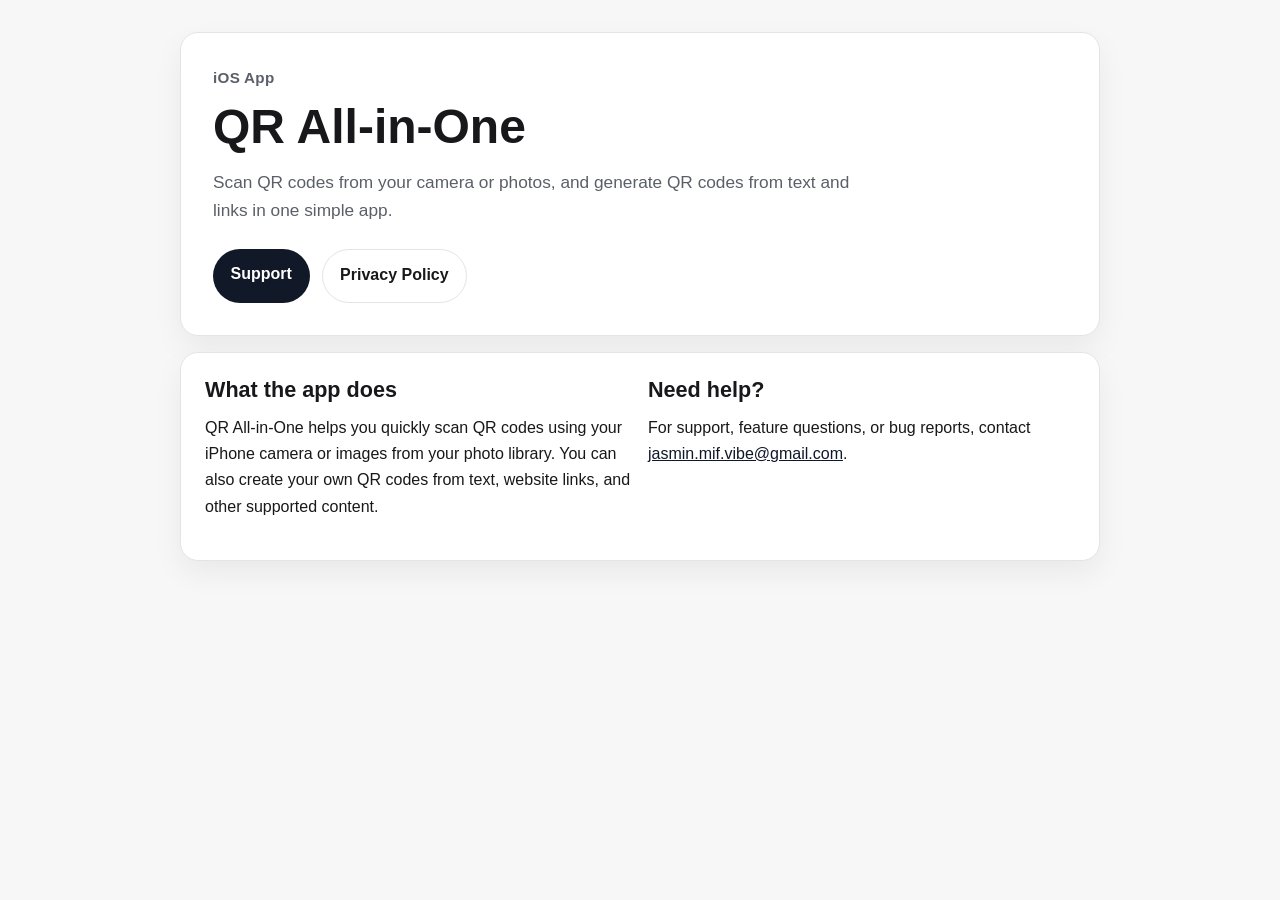
<file: index.html>
<!DOCTYPE html>
<html lang="en">
<head>
  <meta charset="UTF-8" />
  <meta name="viewport" content="width=device-width, initial-scale=1.0" />
  <title>QR All-in-One</title>
  <meta name="description" content="Official support and privacy pages for QR All-in-One." />
  <link rel="stylesheet" href="styles.css" />
</head>
<body>
  <main class="container">
    <section class="hero card">
      <p class="eyebrow">iOS App</p>
      <h1>QR All-in-One</h1>
      <p class="lead">
        Scan QR codes from your camera or photos, and generate QR codes from text and links in one simple app.
      </p>

      <nav class="button-row" aria-label="Primary">
        <a class="button" href="support/">Support</a>
        <a class="button button-secondary" href="privacy/">Privacy Policy</a>
      </nav>
    </section>

    <section class="card two-column">
      <div>
        <h2>What the app does</h2>
        <p>
          QR All-in-One helps you quickly scan QR codes using your iPhone camera or images from your photo library.
          You can also create your own QR codes from text, website links, and other supported content.
        </p>
      </div>
      <div>
        <h2>Need help?</h2>
        <p>
          For support, feature questions, or bug reports, contact
          <a href="mailto:jasmin.mif.vibe@gmail.com">jasmin.mif.vibe@gmail.com</a>.
        </p>
      </div>
    </section>
  </main>
</body>
</html>
</file>
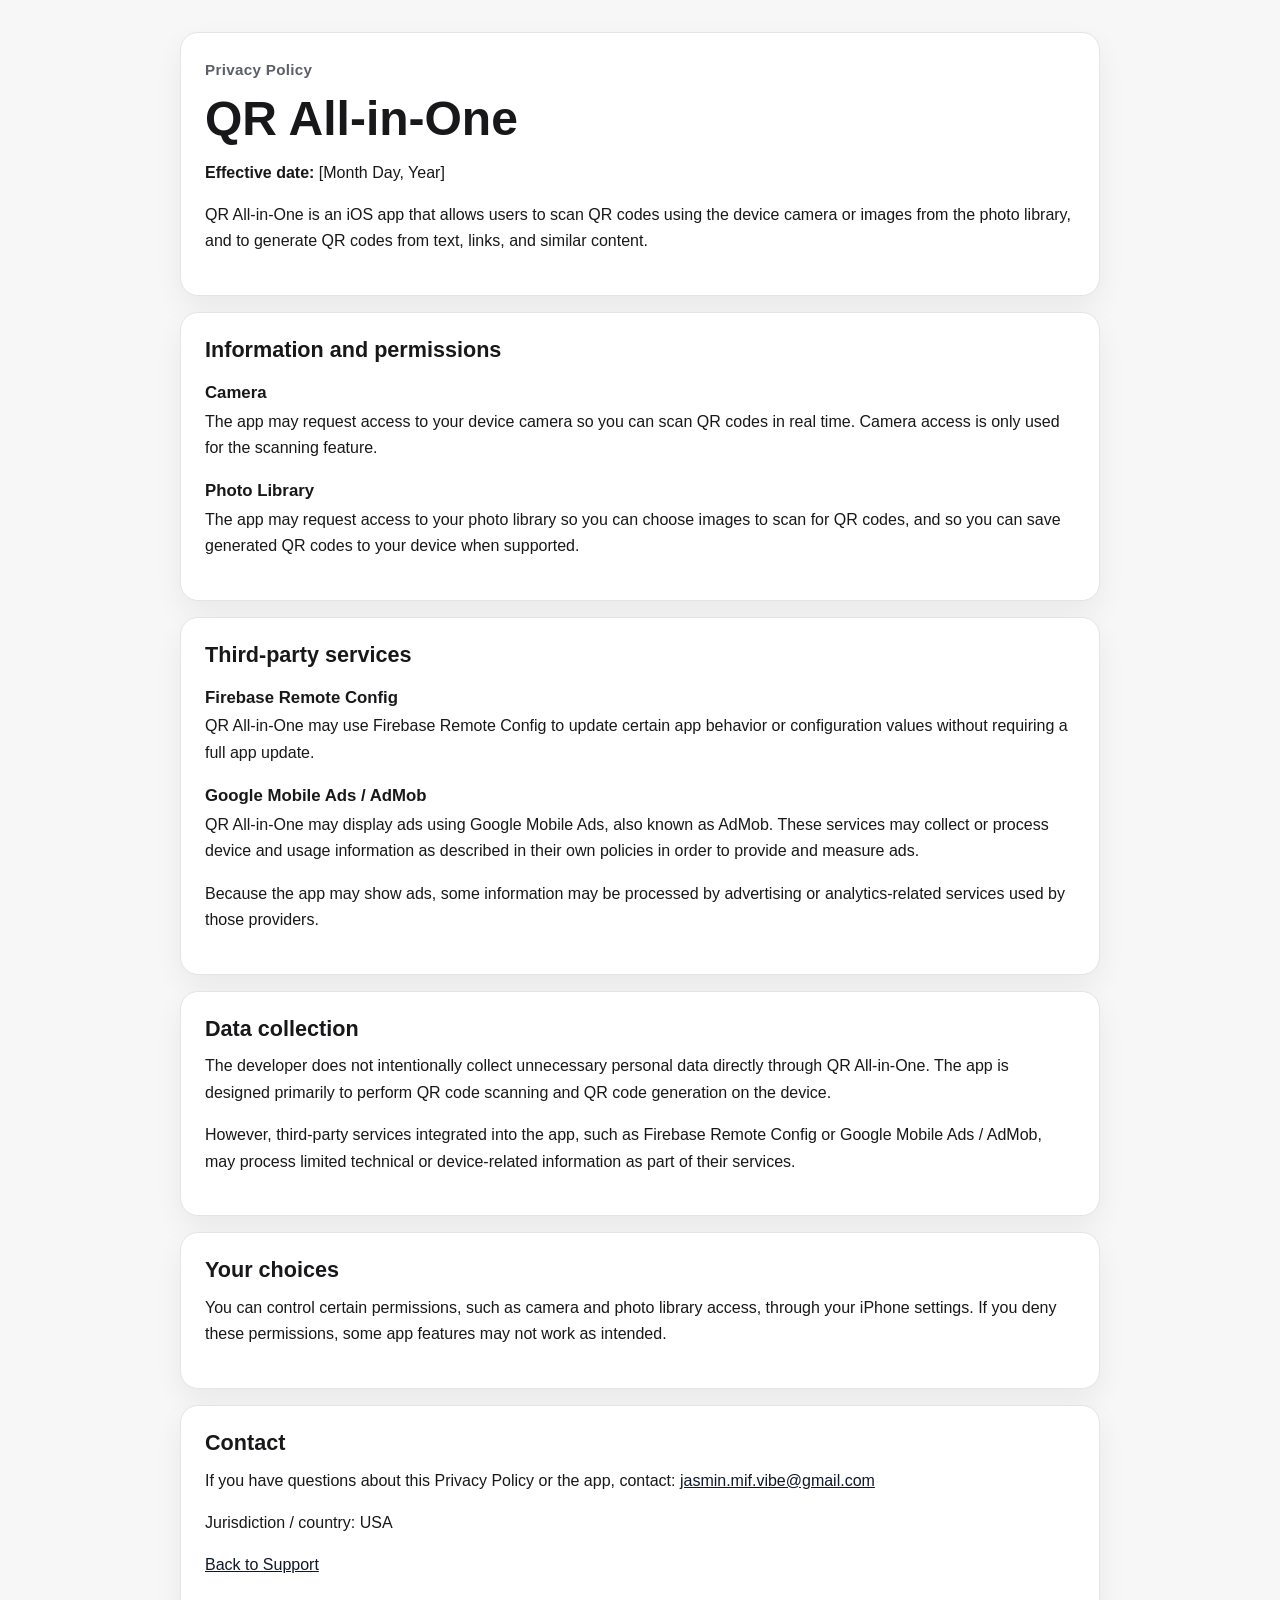
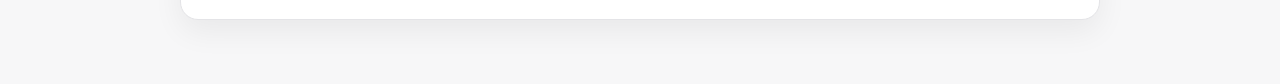
<file: privacy/index.html>
<!DOCTYPE html>
<html lang="en">
<head>
  <meta charset="UTF-8" />
  <meta name="viewport" content="width=device-width, initial-scale=1.0" />
  <title>Privacy Policy | QR All-in-One</title>
  <meta name="description" content="Privacy Policy for QR All-in-One." />
  <link rel="stylesheet" href="../styles.css" />
</head>
<body>
  <main class="container">
    <section class="card">
      <p class="eyebrow">Privacy Policy</p>
      <h1>QR All-in-One</h1>
      <p>
        <strong>Effective date:</strong>
        <!-- Replace the effective date below before publishing if needed -->
        [Month Day, Year]
      </p>
      <p>
        QR All-in-One is an iOS app that allows users to scan QR codes using the device camera or images from the photo library,
        and to generate QR codes from text, links, and similar content.
      </p>
    </section>

    <section class="card">
      <h2>Information and permissions</h2>

      <h3>Camera</h3>
      <p>
        The app may request access to your device camera so you can scan QR codes in real time.
        Camera access is only used for the scanning feature.
      </p>

      <h3>Photo Library</h3>
      <p>
        The app may request access to your photo library so you can choose images to scan for QR codes,
        and so you can save generated QR codes to your device when supported.
      </p>
    </section>

    <section class="card">
      <h2>Third-party services</h2>

      <h3>Firebase Remote Config</h3>
      <p>
        QR All-in-One may use Firebase Remote Config to update certain app behavior or configuration values without requiring a full app update.
      </p>

      <h3>Google Mobile Ads / AdMob</h3>
      <p>
        QR All-in-One may display ads using Google Mobile Ads, also known as AdMob.
        These services may collect or process device and usage information as described in their own policies in order to provide and measure ads.
      </p>

      <p>
        Because the app may show ads, some information may be processed by advertising or analytics-related services used by those providers.
      </p>
    </section>

    <section class="card">
      <h2>Data collection</h2>
      <p>
        The developer does not intentionally collect unnecessary personal data directly through QR All-in-One.
        The app is designed primarily to perform QR code scanning and QR code generation on the device.
      </p>
      <p>
        However, third-party services integrated into the app, such as Firebase Remote Config or Google Mobile Ads / AdMob,
        may process limited technical or device-related information as part of their services.
      </p>
    </section>

    <section class="card">
      <h2>Your choices</h2>
      <p>
        You can control certain permissions, such as camera and photo library access, through your iPhone settings.
        If you deny these permissions, some app features may not work as intended.
      </p>
    </section>

    <section class="card">
      <h2>Contact</h2>
      <p>
        If you have questions about this Privacy Policy or the app, contact:
        <!-- Replace the email below if needed -->
        <a href="mailto:jasmin.mif.vibe@gmail.com">jasmin.mif.vibe@gmail.com</a>
      </p>
      <p>
        Jurisdiction / country:
        <!-- Replace the country below if needed -->
        USA
      </p>
      <p>
        <a href="../support/">Back to Support</a>
      </p>
    </section>
  </main>
</body>
</html>
</file>
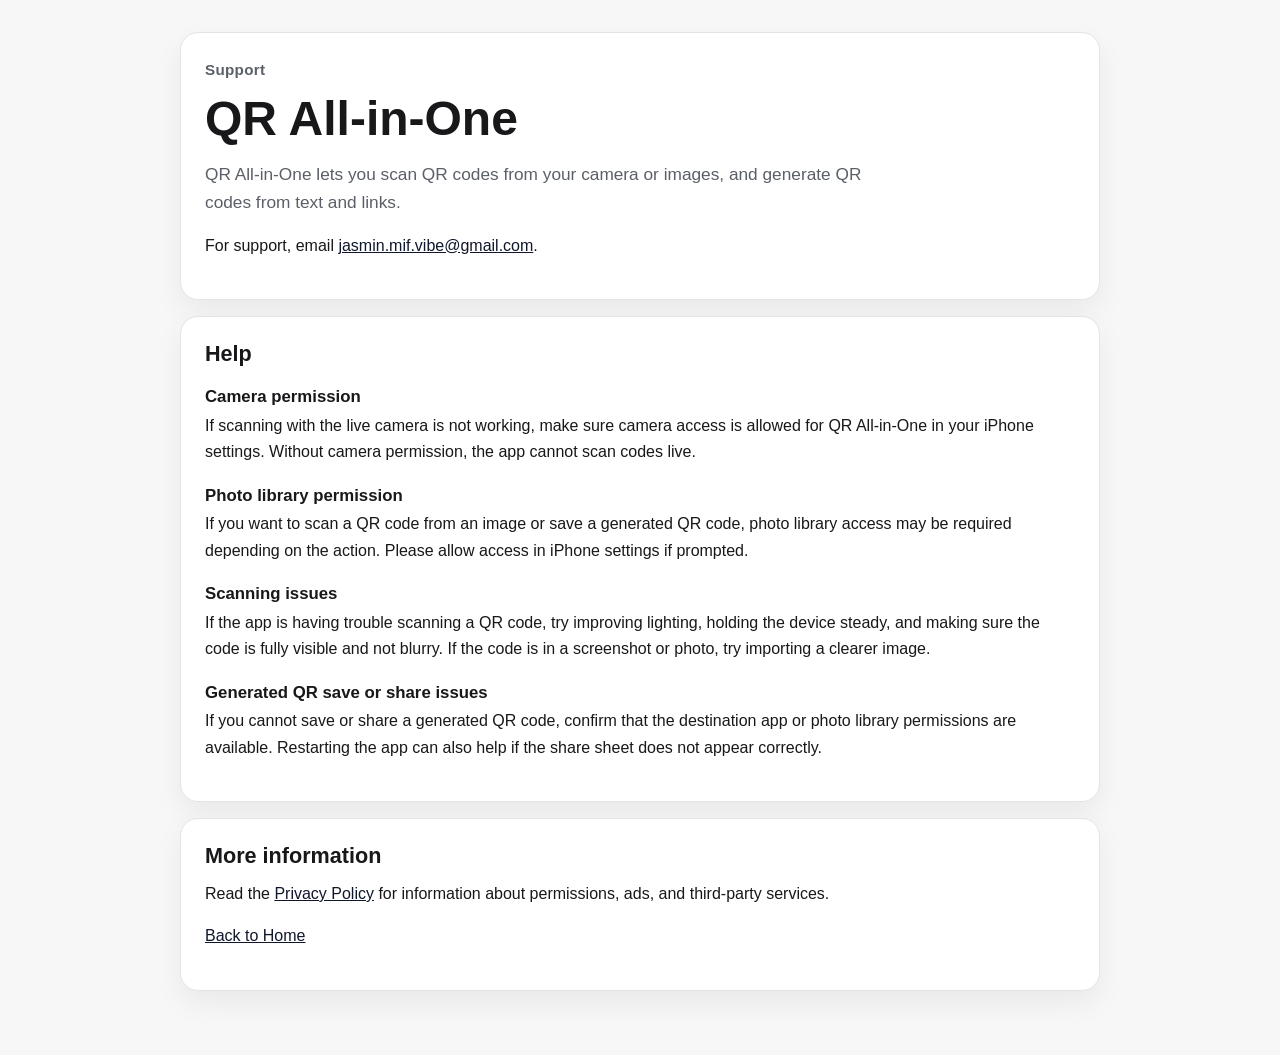
<file: support/index.html>
<!DOCTYPE html>
<html lang="en">
<head>
  <meta charset="UTF-8" />
  <meta name="viewport" content="width=device-width, initial-scale=1.0" />
  <title>Support | QR All-in-One</title>
  <meta name="description" content="Support page for QR All-in-One." />
  <link rel="stylesheet" href="../styles.css" />
</head>
<body>
  <main class="container">
    <section class="card">
      <p class="eyebrow">Support</p>
      <h1>QR All-in-One</h1>
      <p class="lead">
        QR All-in-One lets you scan QR codes from your camera or images, and generate QR codes from text and links.
      </p>
      <p>
        For support, email
        <!-- Replace the email below if needed -->
        <a href="mailto:jasmin.mif.vibe@gmail.com">jasmin.mif.vibe@gmail.com</a>.
      </p>
    </section>

    <section class="card">
      <h2>Help</h2>

      <h3>Camera permission</h3>
      <p>
        If scanning with the live camera is not working, make sure camera access is allowed for QR All-in-One in your iPhone settings.
        Without camera permission, the app cannot scan codes live.
      </p>

      <h3>Photo library permission</h3>
      <p>
        If you want to scan a QR code from an image or save a generated QR code, photo library access may be required depending on the action.
        Please allow access in iPhone settings if prompted.
      </p>

      <h3>Scanning issues</h3>
      <p>
        If the app is having trouble scanning a QR code, try improving lighting, holding the device steady, and making sure the code is fully visible and not blurry.
        If the code is in a screenshot or photo, try importing a clearer image.
      </p>

      <h3>Generated QR save or share issues</h3>
      <p>
        If you cannot save or share a generated QR code, confirm that the destination app or photo library permissions are available.
        Restarting the app can also help if the share sheet does not appear correctly.
      </p>
    </section>

    <section class="card">
      <h2>More information</h2>
      <p>
        Read the <a href="../privacy/">Privacy Policy</a> for information about permissions, ads, and third-party services.
      </p>
      <p>
        <a href="../">Back to Home</a>
      </p>
    </section>
  </main>
</body>
</html>
</file>
<file: styles.css>
:root {
  --background: #f7f7f8;
  --surface: #ffffff;
  --text: #18181b;
  --muted: #5b5f67;
  --border: #e4e4e7;
  --accent: #111827;
  --accent-hover: #000000;
  --shadow: 0 12px 30px rgba(0, 0, 0, 0.06);
  --radius: 18px;
}

* {
  box-sizing: border-box;
}

html {
  font-size: 16px;
}

body {
  margin: 0;
  font-family: -apple-system, BlinkMacSystemFont, "Segoe UI", Roboto, Helvetica, Arial, sans-serif;
  background: var(--background);
  color: var(--text);
  line-height: 1.65;
}

.container {
  width: min(920px, calc(100% - 2rem));
  margin: 0 auto;
  padding: 2rem 0 3rem;
}

.card {
  background: var(--surface);
  border: 1px solid var(--border);
  border-radius: var(--radius);
  box-shadow: var(--shadow);
  padding: 1.5rem;
  margin-bottom: 1rem;
}

.hero {
  padding: 2rem;
}

.eyebrow {
  margin: 0 0 0.5rem;
  color: var(--muted);
  font-size: 0.95rem;
  font-weight: 600;
  letter-spacing: 0.02em;
}

h1, h2, h3 {
  margin-top: 0;
  line-height: 1.2;
}

h1 {
  font-size: clamp(2rem, 4vw, 3rem);
  margin-bottom: 0.75rem;
}

h2 {
  font-size: 1.35rem;
  margin-bottom: 0.75rem;
}

h3 {
  font-size: 1.05rem;
  margin-bottom: 0.35rem;
  margin-top: 1.25rem;
}

p {
  margin: 0 0 1rem;
}

.lead {
  font-size: 1.08rem;
  color: var(--muted);
  max-width: 42rem;
}

.button-row {
  display: flex;
  gap: 0.75rem;
  flex-wrap: wrap;
  margin-top: 1.5rem;
}

.button {
  display: inline-block;
  background: var(--accent);
  color: #ffffff;
  text-decoration: none;
  padding: 0.8rem 1.1rem;
  border-radius: 999px;
  font-weight: 600;
}

.button:hover {
  background: var(--accent-hover);
}

.button-secondary {
  background: #ffffff;
  color: var(--text);
  border: 1px solid var(--border);
}

.button-secondary:hover {
  background: #f4f4f5;
}

a {
  color: #0f172a;
}

a:hover {
  opacity: 0.85;
}

.two-column {
  display: grid;
  grid-template-columns: 1fr 1fr;
  gap: 1rem;
}

@media (max-width: 700px) {
  .container {
    width: min(100% - 1rem, 920px);
    padding-top: 1rem;
    padding-bottom: 2rem;
  }

  .card,
  .hero {
    padding: 1.25rem;
  }

  .two-column {
    grid-template-columns: 1fr;
  }
}
</file>
